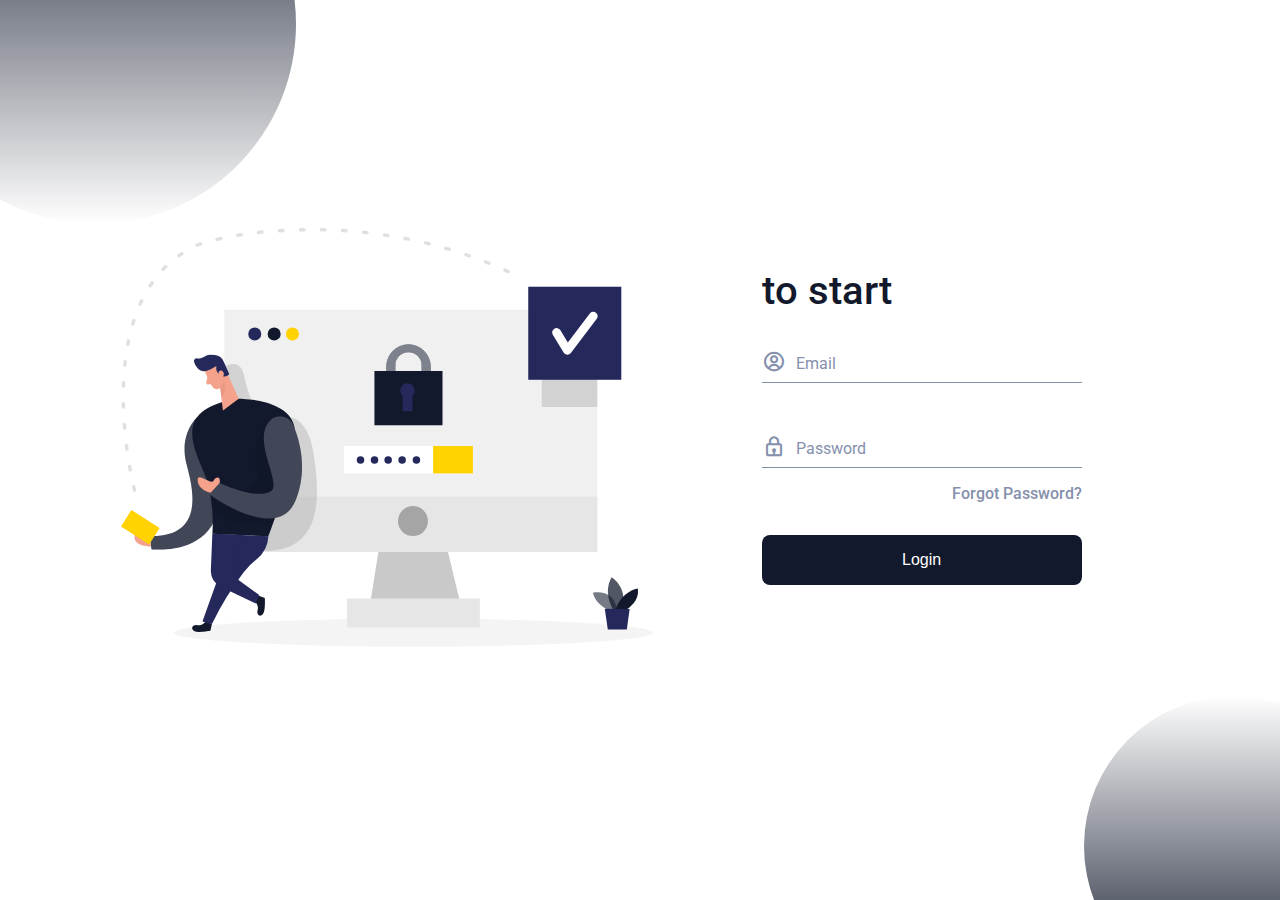
<file: index.html>
<!DOCTYPE html> 
<html lang="en">
    <head>
        <meta charset="UTF-8">
        <meta name="viewport" content="width=device-width, initial-scale=1.0">
        <link rel="stylesheet" href="styles.css">
        <link href='https://cdn.jsdelivr.net/npm/boxicons@2.0.5/css/boxicons.min.css' rel='stylesheet'>
        <title>welcome to hocoos ai created by metoushela walker</title>  
    </head>
    <body>
        <div class="l-form">
            <div class="shape1"></div>
            <div class="shape2"></div>
            <div class="form">
                <img src="authentication.svg" alt="" class="form__img">
                <form class="form__content" onsubmit="validateForm(event)">
                    <h1 class="form__title">to start</h1>
                    <div class="form__div form__div-one">
                        <div class="form__icon">
                            <i class='bx bx-user-circle'></i>
                        </div>
                        <div class="form__div-input">
                            <label for="email" class="form__label">Email</label>
                            <input type="email" class="form__input" id="email" required>
                        </div>
                    </div>
                    <div class="form__div">
                        <div class="form__icon">
                            <i class='bx bx-lock'></i>
                        </div>
                        <div class="form__div-input">
                            <label for="password" class="form__label">Password</label>
                            <input type="password" class="form__input" id="password" required>
                        </div>
                    </div>
                    <a href="#" class="form__forgot">Forgot Password?</a>
                    <input type="submit" class="form__button" value="Login">
                </form>
            </div>
        </div>
        
        <script>
            function validateForm(event) {
                event.preventDefault();
                const email = document.getElementById('email').value;
                const password = document.getElementById('password').value;
                
                // Check if both email and password are filled
                if (email && password) {
                    window.location.href = 'hookos.html'; // Redirect to hookos.html
                } else {
                    alert('Please fill in all fields.');
                }
            }
        </script>
    </body>
</html>
</file>
<file: styles.css>
/*===== GOOGLE FONTS =====*/
@import url("https://fonts.googleapis.com/css2?family=Roboto:wght@400;500&display=swap");

/*===== VARIABLES CSS =====*/

/*=== Colores ===*/
:root{
    --first-color: #12192C;
    --text-color: #8590AD;
}

/*=== Fuente y tipografia ===*/
:root{
    --body-font: 'Roboto', sans-serif;
    --big-font-size: 2rem;
    --normal-font-size: 0.938rem;
    --smaller-font-size: 0.875rem;
}
@media screen and (min-width: 768px){
    :root{
        --big-font-size: 2.5rem;
        --normal-font-size: 1rem;
    }  
}

/*===== BASE =====*/
*,::before,::after{
    box-sizing: border-box;
}
body{
    margin: 0;
    padding: 0;
    font-family: var(--body-font);
    color: var(--first-color);
}
h1{
    margin: 0;
}
a{
    text-decoration: none;
}
img{
    max-width: 100%;
    height: auto;
}
/*===== FORM =====*/
.l-form{
    position: relative;
    height: 100vh;
    overflow: hidden;
}

/*=== Shapes ===*/
.shape1,
.shape2{
    position: absolute;
    width: 200px;
    height: 200px;
    border-radius: 50%;
}
.shape1{
    top: -7rem;
    left: -3.5rem;
    background: linear-gradient(180deg, var(--first-color) 0%, rgba(196,196,196,0) 100%);
}
.shape2{
    bottom: -6rem;
    right: -5.5rem;
    background: linear-gradient(180deg, var(--first-color) 0%, rgba(196,196,196,0) 100%);
    transform: rotate(180deg);
}
/*=== Form ===*/
.form{
    height: 100vh;
    display: grid;
    justify-content: center;
    align-items: center;
    padding: 0 1rem;
}
.form__content{
    width: 290px;
}
.form__img{
    display: none;
}
.form__title{
    font-size: var(--big-font-size);
    font-weight: 500;
    margin-bottom: 2rem;
}
.form__div{
    position: relative;
    display: grid;
    grid-template-columns: 7% 93%;
    margin-bottom: 1rem;
    padding: .25rem 0;
    border-bottom: 1px solid var(--text-color);
}
/*=== Div focus ===*/
.form__div.focus{
    border-bottom: 1px solid var(--first-color);
}

.form__div-one{
    margin-bottom: 3rem;
}

.form__icon{
    font-size: 1.5rem;
    color: var(--text-color);
    transition: .3s;
}
/*=== Icon focus ===*/
.form__div.focus .form__icon{
    color: var(--first-color);
}

.form__label{
    display: block;
    position: absolute;
    left: .75rem;
    top: .25rem;
    font-size: var(--normal-font-size);
    color: var(--text-color);
    transition: .3s;
}
/*=== Label focus ===*/
.form__div.focus .form__label{
    top: -1.5rem;
    font-size: .875rem;
    color: var(--first-color);
}

.form__div-input{
    position: relative;
}
.form__input{
    position: absolute;
    top: 0;
    left: 0;
    width: 100%;
    height: 100%;
    border: none;
    outline: none;
    background: none;
    padding: .5rem .75rem;
    font-size: 1.2rem;
    color: var(--first-color);
    transition: .3s;
}
.form__forgot{
    display: block;
    text-align: right;
    margin-bottom: 2rem;
    font-size: var(--normal-font-size);
    color: var(--text-color);
    font-weight: 500;
    transition: .5;
}
.form__forgot:hover{
    color: var(--first-color);
    transition: .5s;
}
.form__button{
    width: 100%;
    padding: 1rem;
    font-size: var(--normal-font-size);
    outline: none;
    border: none;
    margin-bottom: 3rem;
    background-color: var(--first-color);
    color: #fff;
    border-radius: .5rem;
    cursor: pointer;
    transition: .3s;
}
.form__button:hover{
    box-shadow: 0px 15px 36px rgba(0,0,0,.15);
}

/*=== Form social===*/
.form__social{
    text-align: center;
}
.form__social-text{
    display: block;
    font-size: var(--normal-font-size);
    margin-bottom: 1rem;
}
.form__social-icon{
    display: inline-flex;
    justify-content: center;
    align-items: center;
    width: 30px;
    height: 30px;
    margin-right: 1rem;
    padding: .5rem;
    background-color: var(--text-color);
    color: #fff;
    font-size: 1.25rem;
    border-radius: 50%;
}
.form__social-icon:hover{
    background-color: var(--first-color);
}
/*===== MEDIA QUERIS =====*/
@media screen and (min-width: 968px){
    .shape1{
        width: 400px;
        height: 400px;
        top: -11rem;
        left: -6.5rem;
    }
    .shape2{
        width: 300px;
        height: 300px;
        right: -6.5rem;
    }

    .form{
        grid-template-columns: 1.5fr 1fr;
        padding: 0 2rem;
    }
    .form__content{
        width: 320px;
    }
    .form__img{
        display: block;
        width: 700px;
        justify-self: center;
    }
}
</file>
